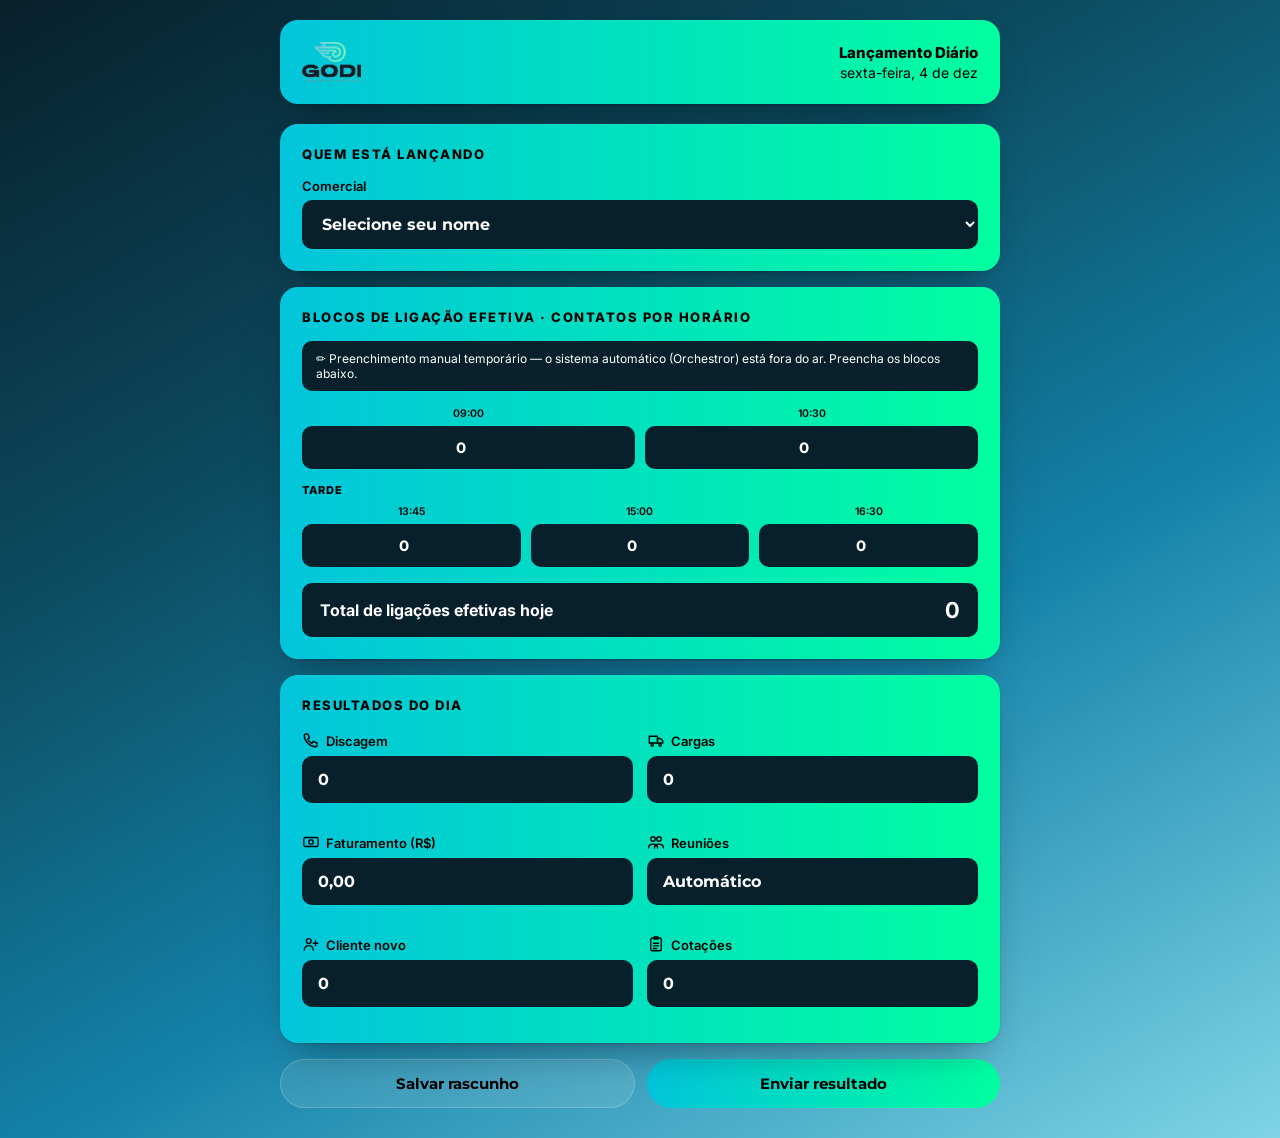
<file: formulario.html>
<!DOCTYPE html>
<html lang="pt-BR">
<head>
<meta charset="UTF-8" />
<meta name="viewport" content="width=device-width, initial-scale=1.0" />
<title>GODI · Lançamento Diário</title>
<link rel="stylesheet" href="styles.css" />
<style>
  body { padding: 20px; color: #000; }
  .wrap { max-width: 720px; margin: 0 auto; }

  header.top {
    display: flex; align-items: center; justify-content: space-between;
    margin-bottom: 20px;
  }
  header.top img { height: 40px; }
  header.top .fallback { display: none; }
  header.top img.hidden { display: none; }
  header.top img.hidden + .fallback { display: flex; }

  .subtitle { color: #000; font-size: 14px; margin-top: 2px; }

  .card { padding: 22px; margin-bottom: 16px; }
  .card h2 {
    font-size: 13px; text-transform: uppercase; letter-spacing: 1.5px;
    margin: 0 0 16px 0; font-weight: 800; color: #000;
  }

  label {
    display: block; font-size: 13px; font-weight: 600;
    color: #000; margin-bottom: 6px;
  }
  select, input[type="number"] {
    width: 100%; padding: 14px 16px; border-radius: var(--godi-radius-sm);
    border: none; background: #08202C;
    color: #fff; font-family: 'Montserrat', sans-serif; font-size: 16px;
    font-weight: 700;
  }
  select::placeholder, input::placeholder { color: #fff; font-weight: 700; opacity: 1; }
  select:focus, input:focus {
    outline: none;
    box-shadow: 0 0 0 3px rgba(2,197,219,0.35);
  }
  select option { background: #08202C; color: #fff; }

  /* Padrão: card/quadrado maior no verde-claro do degradê, campo/quadrado onde digitamos ou selecionamos na cor mais escura do fundo */
  .godi-panel { background: var(--godi-gradient); border: none; }

  .row2 { display: grid; grid-template-columns: 1fr 1fr; gap: 14px; }
  .row-comercial { margin-bottom: 16px; }

  .chips { display: flex; gap: 10px; flex-wrap: wrap; }
  .chip {
    background: rgba(0,168,118,0.08); border: 1px solid rgba(0,168,118,0.25);
    color: var(--godi-mint); padding: 10px 16px; border-radius: 999px;
    font-size: 13px; font-weight: 700; display: flex; align-items: center; gap: 8px;
  }

  .blocos-grid {
    display: grid; grid-template-columns: repeat(3, 1fr); gap: 10px;
  }
  .blocos-grid label { text-align: center; font-size: 10.5px; }
  .blocos-grid input {
    text-align: center; padding: 12px 4px; font-size: 15px;
    background: #08202C; border: none;
    color: #fff; font-weight: 800;
  }
  .blocos-grid input::placeholder { color: #fff; font-weight: 700; opacity: 1; }
  .blocos-grid input:disabled {
    background: #08202C; opacity: 0.4;
    color: #fff; cursor: not-allowed;
  }
  .blocos-grid input.locked {
    background: #08202C; opacity: 1; border: none;
    color: #fff; font-weight: 800; cursor: default;
  }
  .bloco-slot { position: relative; }
  .bloco-lock-icon {
    position: absolute; top: -6px; right: -6px; font-size: 11px;
    background: var(--godi-card); border-radius: 50%; width: 18px; height: 18px;
    display: flex; align-items: center; justify-content: center; border: 1px solid var(--godi-border);
  }
  .periodo-label {
    font-size: 11px; font-weight: 800; letter-spacing: 1px; text-transform: uppercase;
    margin: 14px 0 8px; color: #000;
  }
  .periodo-label:first-child { margin-top: 0; }
  .bloco-aviso {
    font-size: 12px; color: #fff; background: #08202C;
    border: none; border-radius: var(--godi-radius-sm);
    padding: 10px 14px; margin-bottom: 16px;
  }

  .total-horas {
    margin-top: 16px; padding: 14px 18px; border-radius: var(--godi-radius-sm);
    background: #08202C; display: flex; justify-content: space-between;
    align-items: center; font-weight: 700; color: #fff;
  }
  .total-horas span:last-child { font-size: 22px; color: #fff !important; }

  .grid3 { display: grid; grid-template-columns: 1fr 1fr; gap: 14px; }
  .field { margin-bottom: 14px; }
  .field-icon { font-size: 18px; margin-right: 6px; }

  .actions { display: flex; gap: 12px; margin-top: 8px; }
  .actions .godi-btn { flex: 1; text-align: center; }
  .actions .godi-btn, .actions .godi-btn-ghost { color: #000; }

  .toast {
    position: fixed; left: 50%; bottom: 24px; transform: translateX(-50%) translateY(20px);
    background: var(--godi-gradient); color: #000;
    padding: 14px 24px; border-radius: 999px; font-weight: 700; font-size: 14px;
    opacity: 0; transition: all 0.25s ease; pointer-events: none; box-shadow: var(--godi-shadow);
  }
  .toast.show { opacity: 1; transform: translateX(-50%) translateY(0); }
  .toast.erro { background: var(--godi-danger); color: #000; }

  .rascunho-aviso {
    font-size: 12px; color: #000; text-align: center; margin-top: 10px;
  }
  .godi-gradient-text { background: none; -webkit-background-clip: initial; background-clip: initial; color: #000; }

  /* Campos escuros: garantir letra branca em tudo que estiver dentro deles */
  select, select *, select option,
  input[type="number"],
  .blocos-grid input,
  .bloco-aviso,
  .total-horas, .total-horas * {
    color: #fff !important;
  }
  select::placeholder, input::placeholder { color: #fff !important; opacity: 1; }
</style>
</head>
<body>
<div class="wrap">

  <header class="top card godi-panel">
    <div style="display:flex; align-items:center; gap:12px;">
      <img src="assets/logo.png" alt="GODI Transportes" onerror="this.classList.add('hidden')" />
      <div class="fallback">
        <div class="godi-logo-wordmark">GODI<span>TRANSPORTES</span></div>
      </div>
    </div>
    <div style="text-align:right;">
      <div class="godi-gradient-text" style="font-weight:800; font-size:15px;">Lançamento Diário</div>
      <div class="subtitle" id="dataHoje">—</div>
    </div>
  </header>

  <div class="card godi-panel card-quem-lanca">
    <h2>Quem está lançando</h2>
    <div class="row-comercial" style="margin-bottom:0;">
      <label for="comercial">Comercial</label>
      <select id="comercial" required>
        <option value="">Selecione seu nome</option>
      </select>
    </div>
  </div>

  <div class="card godi-panel">
    <h2>Blocos de Ligação Efetiva · Contatos por horário</h2>
          <div class="bloco-aviso">✏️ Preenchimento manual temporário — o sistema automático (Orchestror) está fora do ar. Preencha os blocos abaixo.</div>
    <div class="blocos-grid" id="blocosManha"></div>
    <div class="periodo-label">Tarde</div>
    <div class="blocos-grid" id="blocosTarde"></div>

    <div class="total-horas">
      <span>Total de ligações efetivas hoje</span>
      <span id="totalHoras" class="godi-gradient-text">0</span>
    </div>
  </div>

  <div class="card godi-panel">
    <h2>Resultados do dia</h2>
    <div class="grid3">
      <div class="field">
        <label><span class="field-icon"><svg class="ico" viewBox="0 0 24 24"><path d="M5 4h3l2 5-2.5 2a12 12 0 0 0 5.5 5.5l2-2.5 5 2v3a2 2 0 0 1-2 2C10.5 21 3 13.5 3 6a2 2 0 0 1 2-2Z"/></svg></span>Discagem</label>
        <input type="number" inputmode="numeric" min="0" id="discagem" placeholder="0" />
      </div>
      <div class="field">
        <label><span class="field-icon"><svg class="ico" viewBox="0 0 24 24"><path d="M3 7h11v9H3z"/><path d="M14 10h4l3 3v3h-7z"/><circle cx="7" cy="18.5" r="1.6"/><circle cx="17.5" cy="18.5" r="1.6"/></svg></span>Cargas</label>
        <input type="number" inputmode="numeric" min="0" id="cargas" placeholder="0" />
      </div>
      <div class="field">
        <label><span class="field-icon"><svg class="ico" viewBox="0 0 24 24"><rect x="2.5" y="6" width="19" height="12" rx="2"/><circle cx="12" cy="12" r="3"/></svg></span>Faturamento (R$)</label>
        <input type="number" inputmode="decimal" min="0" step="0.01" id="faturamento" placeholder="0,00" />
      </div>
      <div class="field">
        <label><span class="field-icon"><svg class="ico" viewBox="0 0 24 24"><circle cx="8" cy="8" r="3"/><circle cx="16" cy="8" r="3"/><path d="M2 20c0-3 2.5-5 6-5s6 2 6 5"/><path d="M10 20c0-3 2.5-5 6-5s6 2 6 5"/></svg></span>Reuniões</label>
              <input type="number" inputmode="numeric" min="0" id="reunioes" placeholder="Automático" disabled title="Sincronizado automaticamente do Orchestror" />
      </div>
      <div class="field">
        <label><span class="field-icon"><svg class="ico" viewBox="0 0 24 24"><circle cx="9" cy="8" r="3.2"/><path d="M3 20c0-3.3 2.7-6 6-6s6 2.7 6 6"/><path d="M18 8v6M15 11h6"/></svg></span>Cliente novo</label>
        <input type="number" inputmode="numeric" min="0" id="clienteNovo" placeholder="0" />
      </div>
      <div class="field">
        <label><span class="field-icon"><svg class="ico" viewBox="0 0 24 24"><rect x="5" y="4" width="14" height="17" rx="2"/><rect x="9" y="2.5" width="6" height="3" rx="1"/><path d="M8.5 11h7M8.5 14.5h7M8.5 18h4.5"/></svg></span>Cotações</label>
        <input type="number" inputmode="numeric" min="0" id="cotacoes" placeholder="0" />
      </div>
    </div>
  </div>

  <div class="actions">
    <button class="godi-btn godi-btn-ghost" id="btnRascunho">Salvar rascunho</button>
    <button class="godi-btn godi-btn-primary" id="btnEnviar">Enviar resultado</button>
  </div>
  <div class="rascunho-aviso" id="rascunhoAviso"></div>

</div>

<div class="toast" id="toast"></div>

<script src="config.js"></script>
<script>
(function () {
  const $ = (id) => document.getElementById(id);
  const CAMPOS_RESULTADOS = ['discagem', 'cotacoes', 'reunioes', 'faturamento', 'clienteNovo', 'cargas'];
  const CHAVE_RASCUNHO = 'godi_rascunho_v1';

  const COMERCIAIS_FALLBACK = [
    'Pedro Augusto', 'Rodrigo Albino', 'Natha Carlos', 'Bruno Renato',
    'Rafael Almeida', 'Genesio Teixeira', 'Jonathan Almeida',
    'Ramon Felipe', 'Bruna Cercal', 'Isabel Back', 'Camila Cerqueira',
    'Leticia Aymee', 'Fernando A', 'Mariana Oberik', 'Debora Stenger',
    'Ana Herdt', 'Camila Bouno'
  ];

  function formatarDataHoje() {
    const hoje = new Date();
    const TZ = 'America/Sao_Paulo';
    const dias = ['domingo','segunda-feira','terça-feira','quarta-feira','quinta-feira','sexta-feira','sábado'];
    const meses = ['jan','fev','mar','abr','mai','jun','jul','ago','set','out','nov','dez'];
    const partes = new Intl.DateTimeFormat('en-CA', { timeZone: TZ, year: 'numeric', month: '2-digit', day: '2-digit', weekday: 'long' }).formatToParts(hoje);
    const get = (t) => partes.find(p => p.type === t).value;
    const diaSemanaMap = { Sunday: 0, Monday: 1, Tuesday: 2, Wednesday: 3, Thursday: 4, Friday: 5, Saturday: 6 };
    const diaIdx = diaSemanaMap[get('weekday')];
    return `${dias[diaIdx]}, ${parseInt(get('day'), 10)} de ${meses[parseInt(get('month'), 10) - 1]}`;
  }
  $('dataHoje').textContent = formatarDataHoje();

  function preencherComerciais(lista) {
    const sel = $('comercial');
    const atual = sel.value;
    sel.innerHTML = '<option value="">Selecione seu nome</option>';
    lista.forEach(nome => {
      const opt = document.createElement('option');
      opt.value = nome; opt.textContent = nome;
      sel.appendChild(opt);
    });
    if (atual) sel.value = atual;
  }
  preencherComerciais(COMERCIAIS_FALLBACK);

  async function carregarConfig() {
    if (!CONFIG.API_URL || CONFIG.API_URL.indexOf('COLE_AQUI') === 0) return;
    try {
      const r = await fetch(`${CONFIG.API_URL}?action=config`);
      const j = await r.json();
      if (j.comerciais && j.comerciais.length) preencherComerciais(j.comerciais);
    } catch (e) {
      console.warn('Não foi possível carregar config:', e);
    }
  }
  carregarConfig();

  function mostrarToast(msg, erro) {
    const t = $('toast');
    t.textContent = msg;
    t.className = 'toast show' + (erro ? ' erro' : '');
    setTimeout(() => t.classList.remove('show'), 3000);
  }

  // ---------- Blocos de Ligação (mesmos horários fixos da TV) ----------
  const BlocosDiscagem = (function () {
    function pad(n) { return String(n).padStart(2, '0'); }
    function toMin(h, m) { return h * 60 + m; }
    function fmtHora(mins) { return pad(Math.floor(mins / 60)) + ':' + pad(mins % 60); }

    const HORARIOS = (window.CONFIG && CONFIG.BLOCOS_LIGACAO) || {
      manha: [[9, 0, 10, 0], [10, 30, 11, 30]],
      tarde: [[13, 45, 14, 45], [15, 0, 16, 0], [16, 30, 17, 30]]
    };
    function paraFaixas(lista) {
      return lista.map(([h1, m1, h2, m2]) => ({ start: toMin(h1, m1), end: toMin(h2, m2) }));
    }
    const manha = paraFaixas(HORARIOS.manha);
    const tarde = paraFaixas(HORARIOS.tarde);
    const todos = manha.concat(tarde);

    function agora() {
      const d = new Date();
      const dateKey = new Intl.DateTimeFormat('en-CA', { timeZone: 'America/Sao_Paulo', year: 'numeric', month: '2-digit', day: '2-digit' }).format(d);
      const partes = new Intl.DateTimeFormat('en-GB', { timeZone: 'America/Sao_Paulo', hour: '2-digit', minute: '2-digit', hourCycle: 'h23' }).formatToParts(d);      
      const nowMin = toMin(
        parseInt(partes.find(p => p.type === 'hour').value, 10),
        parseInt(partes.find(p => p.type === 'minute').value, 10)
      );
      return { dateKey, nowMin };
    }

    let { dateKey, nowMin } = agora();
    const CHAVE = 'godi_blocos_discagem:' + dateKey;
    let estado = {};
    try { estado = JSON.parse(localStorage.getItem(CHAVE) || '{}'); } catch (e) { estado = {}; }
    function persist() { try { localStorage.setItem(CHAVE, JSON.stringify(estado)); } catch (e) {} }

    function total() {
      return todos.reduce((soma, b) => {
        const key = fmtHora(b.start);
        const v = estado[key] && typeof estado[key].valor === 'number' ? estado[key].valor : 0;
        return soma + v;
      }, 0);
    }

    function renderGrupo(containerId, blocos) {
      const el = $(containerId);
      el.innerHTML = '';
      el.style.gridTemplateColumns = `repeat(${blocos.length}, 1fr)`;
      blocos.forEach((b, i) => {
        const key = fmtHora(b.start);
        const salvo = estado[key];
        const liberado = true; // destravado: Orchestror fora do ar, lançamento volta a ser manual
        const travado = !!(salvo && salvo.travado);

        const slot = document.createElement('div');
        slot.className = 'bloco-slot';

        const label = document.createElement('label');
        label.innerHTML = key + (liberado ? '' : ' <svg class="ico" style="width:.8em;height:.8em" viewBox="0 0 24 24"><rect x="5" y="10.5" width="14" height="9" rx="2"/><path d="M8 10.5V7.5a4 4 0 0 1 8 0v3"/></svg>');

        const input = document.createElement('input');
        input.type = 'number';
        input.inputMode = 'numeric';
        input.min = '0';
        input.placeholder = liberado ? '0' : 'às ' + key;
        if (salvo && typeof salvo.valor === 'number') input.value = salvo.valor;

        if (!liberado) {
          input.disabled = true;
        } else if (travado) {
          input.disabled = true;
          input.classList.add('locked');
        } else {
          input.addEventListener('blur', () => {
            if (input.value === '') return;
            estado[key] = { valor: Number(input.value) || 0, travado: true };
            persist();
            input.disabled = true;
            input.classList.add('locked');
            const icon = document.createElement('div');
            icon.className = 'bloco-lock-icon';
            icon.textContent = '✓';
            slot.appendChild(icon);
            atualizarTotal();
          });
          input.addEventListener('input', atualizarTotal);
        }

        if (travado) {
          const icon = document.createElement('div');
          icon.className = 'bloco-lock-icon';
          icon.textContent = '✓';
          slot.appendChild(icon);
        }

        slot.appendChild(label);
        slot.appendChild(input);
        el.appendChild(slot);
      });
    }

    function atualizarTotal() {
      let soma = 0;
      document.querySelectorAll('#blocosManha input, #blocosTarde input').forEach(inp => {
        soma += Number(inp.value) || 0;
      });
      $('totalHoras').textContent = soma;
    }

    function render() {
      ({ dateKey, nowMin } = agora());
      renderGrupo('blocosManha', manha);
      renderGrupo('blocosTarde', tarde);
      atualizarTotal();
    }

    render();
    setInterval(render, 30000);

    return {
      total,
      // Estado completo (todos os blocos travados até agora hoje) — usado só
      // pra exibir o total na tela e pro rascunho local. NÃO usar pra enviar
      // ao servidor: se o comercial clicar em "Enviar resultado" mais de uma
      // vez no mesmo dia, isso reenviaria de novo blocos que já tinham sido
      // enviados na vez anterior, e a planilha somaria em dobro.
      coletar: () => {
        const dados = {};
        todos.forEach((b, i) => { dados['bloco' + (i + 1)] = (estado[fmtHora(b.start)] && estado[fmtHora(b.start)].valor) || 0; });
        return dados;
      },
      // Só os blocos que ainda NÃO foram enviados ao servidor (os já enviados
      // em envios anteriores hoje entram como 0, pra não duplicar contagem).
      coletarParaEnvio: () => {
        const dados = {};
        todos.forEach((b, i) => {
          const key = fmtHora(b.start);
          const salvo = estado[key];
          dados['bloco' + (i + 1)] = (salvo && !salvo.enviado && typeof salvo.valor === 'number') ? salvo.valor : 0;
        });
        return dados;
      },
      // Marca os blocos travados como já enviados — chamar só depois de um
      // envio confirmado com sucesso pro servidor.
      marcarEnviados: () => {
        todos.forEach(b => {
          const key = fmtHora(b.start);
          if (estado[key]) estado[key].enviado = true;
        });
        persist();
      }
    };
  })();

  function coletarDados(paraEnvio) {
    const dados = { comercial: $('comercial').value };
    Object.assign(dados, paraEnvio ? BlocosDiscagem.coletarParaEnvio() : BlocosDiscagem.coletar());
    CAMPOS_RESULTADOS.forEach(id => dados[id] = Number($(id).value) || 0);
    return dados;
  }

  function preencherCampos(dados) {
    if (!dados) return;
    if (dados.comercial) $('comercial').value = dados.comercial;
    CAMPOS_RESULTADOS.forEach(id => {
      if (dados[id] !== undefined && dados[id] !== 0) $(id).value = dados[id];
    });
  }

  // Restaura rascunho salvo, se houver (apenas cotações/reuniões/cliente novo/faturamento —
  // os blocos de ligação já salvam e travam sozinhos, não fazem parte do rascunho manual).
  try {
    const salvo = JSON.parse(localStorage.getItem(CHAVE_RASCUNHO) || 'null');
    if (salvo) {
      preencherCampos(salvo);
      $('rascunhoAviso').textContent = 'Rascunho carregado de um lançamento não enviado.';
    }
  } catch (e) {}

  $('btnRascunho').addEventListener('click', () => {
    localStorage.setItem(CHAVE_RASCUNHO, JSON.stringify(coletarDados()));
    mostrarToast('Rascunho salvo neste dispositivo.');
  });

  $('btnEnviar').addEventListener('click', async () => {
    const dados = coletarDados(true);
    if (!dados.comercial) {
      mostrarToast('Selecione seu nome antes de enviar.', true);
      return;
    }
    if (!CONFIG.API_URL || CONFIG.API_URL.indexOf('COLE_AQUI') === 0) {
      mostrarToast('Configure a API_URL em config.js antes de enviar.', true);
      return;
    }
    const btn = $('btnEnviar');
    btn.disabled = true; btn.textContent = 'Enviando...';
    try {
      await fetch(CONFIG.API_URL, {
        method: 'POST',
        headers: { 'Content-Type': 'text/plain;charset=utf-8' }, // evita preflight no Apps Script
        body: JSON.stringify(dados)
      });
      BlocosDiscagem.marcarEnviados();
      localStorage.removeItem(CHAVE_RASCUNHO);
      mostrarToast('Resultado enviado! Bom trabalho 🚀');
      CAMPOS_RESULTADOS.forEach(id => $(id).value = '');
      $('rascunhoAviso').textContent = '';
    } catch (e) {
      mostrarToast('Erro ao enviar. Tente novamente.', true);
    } finally {
      btn.disabled = false; btn.textContent = 'Enviar resultado';
    }
  });
})();
</script>
</body>
</html>
</file>
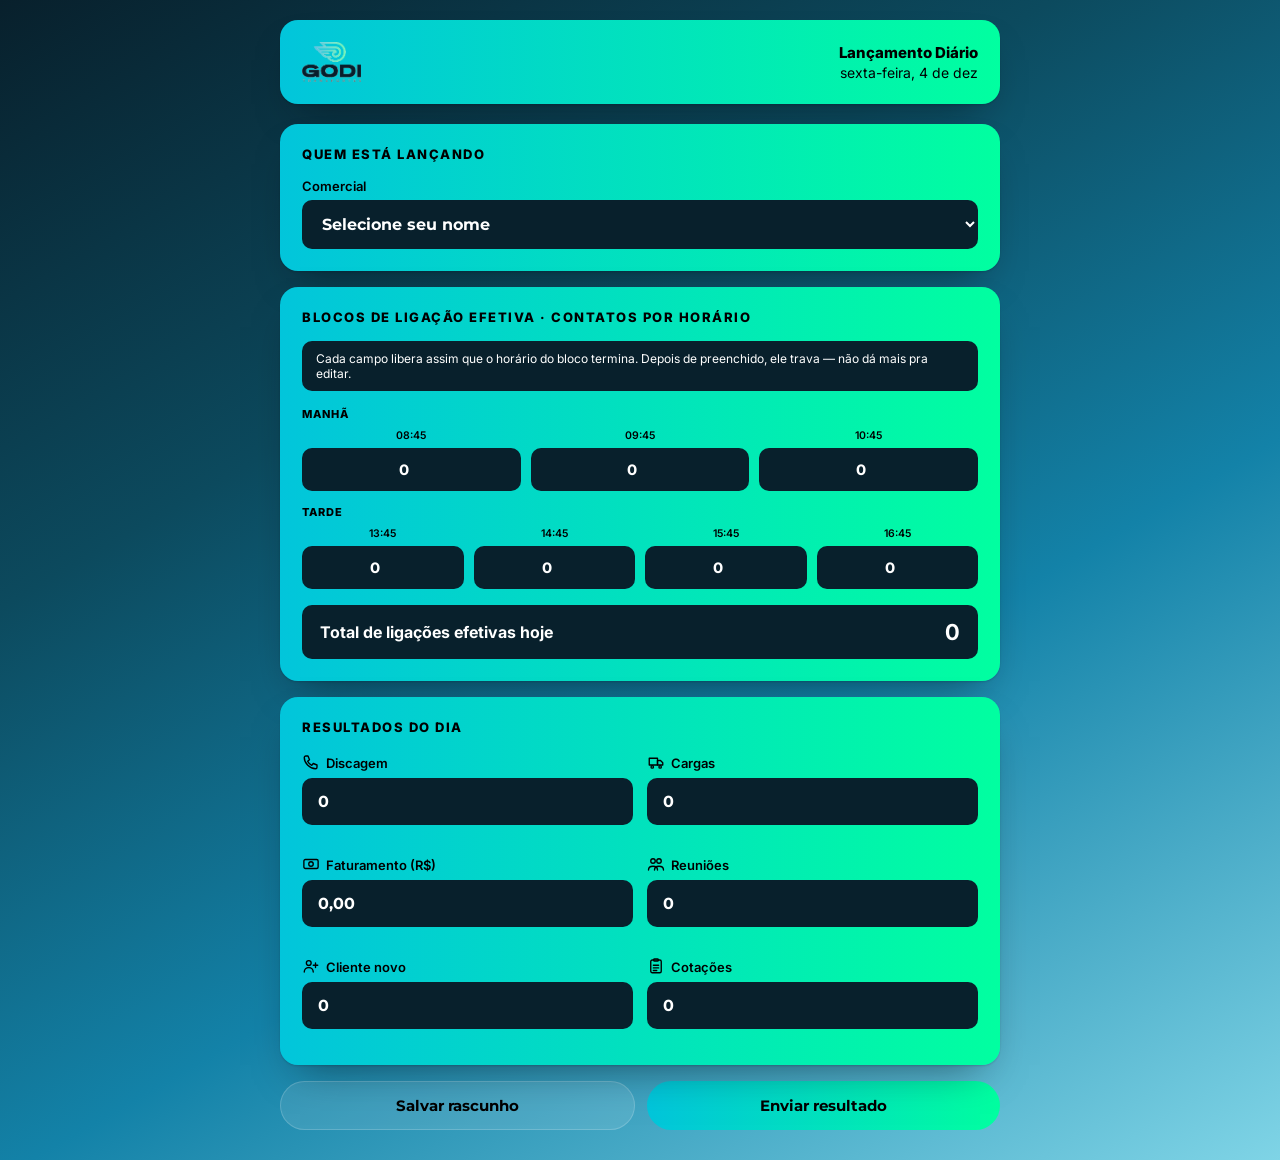
<file: formulario.html.html>
<!DOCTYPE html>
<html lang="pt-BR">
<head>
<meta charset="UTF-8" />
<meta name="viewport" content="width=device-width, initial-scale=1.0" />
<title>GODI · Lançamento Diário</title>
<link rel="stylesheet" href="styles.css" />
<style>
  body { padding: 20px; color: #000; }
  .wrap { max-width: 720px; margin: 0 auto; }

  header.top {
    display: flex; align-items: center; justify-content: space-between;
    margin-bottom: 20px;
  }
  header.top img { height: 40px; }
  header.top .fallback { display: none; }
  header.top img.hidden { display: none; }
  header.top img.hidden + .fallback { display: flex; }

  .subtitle { color: #000; font-size: 14px; margin-top: 2px; }

  .card { padding: 22px; margin-bottom: 16px; }
  .card h2 {
    font-size: 13px; text-transform: uppercase; letter-spacing: 1.5px;
    margin: 0 0 16px 0; font-weight: 800; color: #000;
  }

  label {
    display: block; font-size: 13px; font-weight: 600;
    color: #000; margin-bottom: 6px;
  }
  select, input[type="number"] {
    width: 100%; padding: 14px 16px; border-radius: var(--godi-radius-sm);
    border: none; background: #08202C;
    color: #fff; font-family: 'Montserrat', sans-serif; font-size: 16px;
    font-weight: 700;
  }
  select::placeholder, input::placeholder { color: #fff; font-weight: 700; opacity: 1; }
  select:focus, input:focus {
    outline: none;
    box-shadow: 0 0 0 3px rgba(2,197,219,0.35);
  }
  select option { background: #08202C; color: #fff; }

  /* Padrão: card/quadrado maior no verde-claro do degradê, campo/quadrado onde digitamos ou selecionamos na cor mais escura do fundo */
  .godi-panel { background: var(--godi-gradient); border: none; }

  .row2 { display: grid; grid-template-columns: 1fr 1fr; gap: 14px; }
  .row-comercial { margin-bottom: 16px; }

  .chips { display: flex; gap: 10px; flex-wrap: wrap; }
  .chip {
    background: rgba(0,168,118,0.08); border: 1px solid rgba(0,168,118,0.25);
    color: var(--godi-mint); padding: 10px 16px; border-radius: 999px;
    font-size: 13px; font-weight: 700; display: flex; align-items: center; gap: 8px;
  }

  .blocos-grid {
    display: grid; grid-template-columns: repeat(3, 1fr); gap: 10px;
  }
  .blocos-grid label { text-align: center; font-size: 10.5px; }
  .blocos-grid input {
    text-align: center; padding: 12px 4px; font-size: 15px;
    background: #08202C; border: none;
    color: #fff; font-weight: 800;
  }
  .blocos-grid input::placeholder { color: #fff; font-weight: 700; opacity: 1; }
  .blocos-grid input:disabled {
    background: #08202C; opacity: 0.4;
    color: #fff; cursor: not-allowed;
  }
  .blocos-grid input.locked {
    background: #08202C; opacity: 1; border: none;
    color: #fff; font-weight: 800; cursor: default;
  }
  .bloco-slot { position: relative; }
  .bloco-lock-icon {
    position: absolute; top: -6px; right: -6px; font-size: 11px;
    background: var(--godi-card); border-radius: 50%; width: 18px; height: 18px;
    display: flex; align-items: center; justify-content: center; border: 1px solid var(--godi-border);
  }
  .periodo-label {
    font-size: 11px; font-weight: 800; letter-spacing: 1px; text-transform: uppercase;
    margin: 14px 0 8px; color: #000;
  }
  .periodo-label:first-child { margin-top: 0; }
  .bloco-aviso {
    font-size: 12px; color: #fff; background: #08202C;
    border: none; border-radius: var(--godi-radius-sm);
    padding: 10px 14px; margin-bottom: 16px;
  }

  .total-horas {
    margin-top: 16px; padding: 14px 18px; border-radius: var(--godi-radius-sm);
    background: #08202C; display: flex; justify-content: space-between;
    align-items: center; font-weight: 700; color: #fff;
  }
  .total-horas span:last-child { font-size: 22px; color: #fff !important; }

  .grid3 { display: grid; grid-template-columns: 1fr 1fr; gap: 14px; }
  .field { margin-bottom: 14px; }
  .field-icon { font-size: 18px; margin-right: 6px; }

  .actions { display: flex; gap: 12px; margin-top: 8px; }
  .actions .godi-btn { flex: 1; text-align: center; }
  .actions .godi-btn, .actions .godi-btn-ghost { color: #000; }

  .toast {
    position: fixed; left: 50%; bottom: 24px; transform: translateX(-50%) translateY(20px);
    background: var(--godi-gradient); color: #000;
    padding: 14px 24px; border-radius: 999px; font-weight: 700; font-size: 14px;
    opacity: 0; transition: all 0.25s ease; pointer-events: none; box-shadow: var(--godi-shadow);
  }
  .toast.show { opacity: 1; transform: translateX(-50%) translateY(0); }
  .toast.erro { background: var(--godi-danger); color: #000; }

  .rascunho-aviso {
    font-size: 12px; color: #000; text-align: center; margin-top: 10px;
  }
  .godi-gradient-text { background: none; -webkit-background-clip: initial; background-clip: initial; color: #000; }

  /* Campos escuros: garantir letra branca em tudo que estiver dentro deles */
  select, select *, select option,
  input[type="number"],
  .blocos-grid input,
  .bloco-aviso,
  .total-horas, .total-horas * {
    color: #fff !important;
  }
  select::placeholder, input::placeholder { color: #fff !important; opacity: 1; }
</style>
</head>
<body>
<div class="wrap">

  <header class="top card godi-panel">
    <div style="display:flex; align-items:center; gap:12px;">
      <img src="assets/logo.png" alt="GODI Transportes" onerror="this.classList.add('hidden')" />
      <div class="fallback">
        <div class="godi-logo-wordmark">GODI<span>TRANSPORTES</span></div>
      </div>
    </div>
    <div style="text-align:right;">
      <div class="godi-gradient-text" style="font-weight:800; font-size:15px;">Lançamento Diário</div>
      <div class="subtitle" id="dataHoje">—</div>
    </div>
  </header>

  <div class="card godi-panel card-quem-lanca">
    <h2>Quem está lançando</h2>
    <div class="row-comercial" style="margin-bottom:0;">
      <label for="comercial">Comercial</label>
      <select id="comercial" required>
        <option value="">Selecione seu nome</option>
      </select>
    </div>
  </div>

  <div class="card godi-panel">
    <h2>Blocos de Ligação Efetiva · Contatos por horário</h2>
    <div class="bloco-aviso">Cada campo libera assim que o horário do bloco termina. Depois de preenchido, ele trava — não dá mais pra editar.</div>
    <div class="periodo-label">Manhã</div>
    <div class="blocos-grid" id="blocosManha"></div>
    <div class="periodo-label">Tarde</div>
    <div class="blocos-grid" id="blocosTarde"></div>

    <div class="total-horas">
      <span>Total de ligações efetivas hoje</span>
      <span id="totalHoras" class="godi-gradient-text">0</span>
    </div>
  </div>

  <div class="card godi-panel">
    <h2>Resultados do dia</h2>
    <div class="grid3">
      <div class="field">
        <label><span class="field-icon"><svg class="ico" viewBox="0 0 24 24"><path d="M5 4h3l2 5-2.5 2a12 12 0 0 0 5.5 5.5l2-2.5 5 2v3a2 2 0 0 1-2 2C10.5 21 3 13.5 3 6a2 2 0 0 1 2-2Z"/></svg></span>Discagem</label>
        <input type="number" inputmode="numeric" min="0" id="discagem" placeholder="0" />
      </div>
      <div class="field">
        <label><span class="field-icon"><svg class="ico" viewBox="0 0 24 24"><path d="M3 7h11v9H3z"/><path d="M14 10h4l3 3v3h-7z"/><circle cx="7" cy="18.5" r="1.6"/><circle cx="17.5" cy="18.5" r="1.6"/></svg></span>Cargas</label>
        <input type="number" inputmode="numeric" min="0" id="cargas" placeholder="0" />
      </div>
      <div class="field">
        <label><span class="field-icon"><svg class="ico" viewBox="0 0 24 24"><rect x="2.5" y="6" width="19" height="12" rx="2"/><circle cx="12" cy="12" r="3"/></svg></span>Faturamento (R$)</label>
        <input type="number" inputmode="decimal" min="0" step="0.01" id="faturamento" placeholder="0,00" />
      </div>
      <div class="field">
        <label><span class="field-icon"><svg class="ico" viewBox="0 0 24 24"><circle cx="8" cy="8" r="3"/><circle cx="16" cy="8" r="3"/><path d="M2 20c0-3 2.5-5 6-5s6 2 6 5"/><path d="M10 20c0-3 2.5-5 6-5s6 2 6 5"/></svg></span>Reuniões</label>
        <input type="number" inputmode="numeric" min="0" id="reunioes" placeholder="0" />
      </div>
      <div class="field">
        <label><span class="field-icon"><svg class="ico" viewBox="0 0 24 24"><circle cx="9" cy="8" r="3.2"/><path d="M3 20c0-3.3 2.7-6 6-6s6 2.7 6 6"/><path d="M18 8v6M15 11h6"/></svg></span>Cliente novo</label>
        <input type="number" inputmode="numeric" min="0" id="clienteNovo" placeholder="0" />
      </div>
      <div class="field">
        <label><span class="field-icon"><svg class="ico" viewBox="0 0 24 24"><rect x="5" y="4" width="14" height="17" rx="2"/><rect x="9" y="2.5" width="6" height="3" rx="1"/><path d="M8.5 11h7M8.5 14.5h7M8.5 18h4.5"/></svg></span>Cotações</label>
        <input type="number" inputmode="numeric" min="0" id="cotacoes" placeholder="0" />
      </div>
    </div>
  </div>

  <div class="actions">
    <button class="godi-btn godi-btn-ghost" id="btnRascunho">Salvar rascunho</button>
    <button class="godi-btn godi-btn-primary" id="btnEnviar">Enviar resultado</button>
  </div>
  <div class="rascunho-aviso" id="rascunhoAviso"></div>

</div>

<div class="toast" id="toast"></div>

<script src="config.js"></script>
<script>
(function () {
  const $ = (id) => document.getElementById(id);
  const CAMPOS_RESULTADOS = ['discagem', 'cotacoes', 'reunioes', 'faturamento', 'clienteNovo', 'cargas'];
  const CHAVE_RASCUNHO = 'godi_rascunho_v1';

  const COMERCIAIS_FALLBACK = [
    'Pedro Augusto', 'Rodrigo Albino', 'Natha Carlos', 'Bruno Renato',
    'Rafael Almeida', 'Nemir Prado', 'Genesio Teixeira', 'Jonathan Almeida',
    'Ramon Felipe'
  ];

  function formatarDataHoje() {
    const hoje = new Date();
    const TZ = 'America/Sao_Paulo';
    const dias = ['domingo','segunda-feira','terça-feira','quarta-feira','quinta-feira','sexta-feira','sábado'];
    const meses = ['jan','fev','mar','abr','mai','jun','jul','ago','set','out','nov','dez'];
    const partes = new Intl.DateTimeFormat('en-CA', { timeZone: TZ, year: 'numeric', month: '2-digit', day: '2-digit', weekday: 'long' }).formatToParts(hoje);
    const get = (t) => partes.find(p => p.type === t).value;
    const diaSemanaMap = { Sunday: 0, Monday: 1, Tuesday: 2, Wednesday: 3, Thursday: 4, Friday: 5, Saturday: 6 };
    const diaIdx = diaSemanaMap[get('weekday')];
    return `${dias[diaIdx]}, ${parseInt(get('day'), 10)} de ${meses[parseInt(get('month'), 10) - 1]}`;
  }
  $('dataHoje').textContent = formatarDataHoje();

  function preencherComerciais(lista) {
    const sel = $('comercial');
    const atual = sel.value;
    sel.innerHTML = '<option value="">Selecione seu nome</option>';
    lista.forEach(nome => {
      const opt = document.createElement('option');
      opt.value = nome; opt.textContent = nome;
      sel.appendChild(opt);
    });
    if (atual) sel.value = atual;
  }
  preencherComerciais(COMERCIAIS_FALLBACK);

  async function carregarConfig() {
    if (!CONFIG.API_URL || CONFIG.API_URL.indexOf('COLE_AQUI') === 0) return;
    try {
      const r = await fetch(`${CONFIG.API_URL}?action=config`);
      const j = await r.json();
      if (j.comerciais && j.comerciais.length) preencherComerciais(j.comerciais);
    } catch (e) {
      console.warn('Não foi possível carregar config:', e);
    }
  }
  carregarConfig();

  function mostrarToast(msg, erro) {
    const t = $('toast');
    t.textContent = msg;
    t.className = 'toast show' + (erro ? ' erro' : '');
    setTimeout(() => t.classList.remove('show'), 3000);
  }

  // ---------- Blocos de Ligação (mesmos horários fixos da TV) ----------
  const BlocosDiscagem = (function () {
    function pad(n) { return String(n).padStart(2, '0'); }
    function toMin(h, m) { return h * 60 + m; }
    function fmtHora(mins) { return pad(Math.floor(mins / 60)) + ':' + pad(mins % 60); }

    const HORARIOS = (window.CONFIG && CONFIG.BLOCOS_LIGACAO) || {
      manha: [[8, 45, 9, 15], [9, 45, 10, 15], [10, 45, 11, 15]],
      tarde: [[13, 45, 14, 15], [14, 45, 15, 15], [15, 45, 16, 15], [16, 45, 17, 15]]
    };
    function paraFaixas(lista) {
      return lista.map(([h1, m1, h2, m2]) => ({ start: toMin(h1, m1), end: toMin(h2, m2) }));
    }
    const manha = paraFaixas(HORARIOS.manha);
    const tarde = paraFaixas(HORARIOS.tarde);
    const todos = manha.concat(tarde);

    function agora() {
      const d = new Date();
      const dateKey = new Intl.DateTimeFormat('en-CA', { timeZone: 'America/Sao_Paulo', year: 'numeric', month: '2-digit', day: '2-digit' }).format(d);
      const partes = new Intl.DateTimeFormat('en-GB', { timeZone: 'America/Sao_Paulo', hour: '2-digit', minute: '2-digit', hourCycle: 'h23' }).formatToParts(d);
      const nowMin = toMin(
        parseInt(partes.find(p => p.type === 'hour').value, 10),
        parseInt(partes.find(p => p.type === 'minute').value, 10)
      );
      return { dateKey, nowMin };
    }

    let { dateKey, nowMin } = agora();
    const CHAVE = 'godi_blocos_discagem:' + dateKey;
    let estado = {};
    try { estado = JSON.parse(localStorage.getItem(CHAVE) || '{}'); } catch (e) { estado = {}; }
    function persist() { try { localStorage.setItem(CHAVE, JSON.stringify(estado)); } catch (e) {} }

    function total() {
      return todos.reduce((soma, b) => {
        const key = fmtHora(b.start);
        const v = estado[key] && typeof estado[key].valor === 'number' ? estado[key].valor : 0;
        return soma + v;
      }, 0);
    }

    function renderGrupo(containerId, blocos) {
      const el = $(containerId);
      el.innerHTML = '';
      el.style.gridTemplateColumns = `repeat(${blocos.length}, 1fr)`;
      blocos.forEach((b, i) => {
        const key = fmtHora(b.start);
        const salvo = estado[key];
        const liberado = nowMin >= b.end;
        const travado = !!(salvo && salvo.travado);

        const slot = document.createElement('div');
        slot.className = 'bloco-slot';

        const label = document.createElement('label');
        label.innerHTML = key + (liberado ? '' : ' <svg class="ico" style="width:.8em;height:.8em" viewBox="0 0 24 24"><rect x="5" y="10.5" width="14" height="9" rx="2"/><path d="M8 10.5V7.5a4 4 0 0 1 8 0v3"/></svg>');

        const input = document.createElement('input');
        input.type = 'number';
        input.inputMode = 'numeric';
        input.min = '0';
        input.placeholder = liberado ? '0' : 'às ' + key;
        if (salvo && typeof salvo.valor === 'number') input.value = salvo.valor;

        if (!liberado) {
          input.disabled = true;
        } else if (travado) {
          input.disabled = true;
          input.classList.add('locked');
        } else {
          input.addEventListener('blur', () => {
            if (input.value === '') return;
            estado[key] = { valor: Number(input.value) || 0, travado: true };
            persist();
            input.disabled = true;
            input.classList.add('locked');
            const icon = document.createElement('div');
            icon.className = 'bloco-lock-icon';
            icon.textContent = '✓';
            slot.appendChild(icon);
            atualizarTotal();
          });
          input.addEventListener('input', atualizarTotal);
        }

        if (travado) {
          const icon = document.createElement('div');
          icon.className = 'bloco-lock-icon';
          icon.textContent = '✓';
          slot.appendChild(icon);
        }

        slot.appendChild(label);
        slot.appendChild(input);
        el.appendChild(slot);
      });
    }

    function atualizarTotal() {
      let soma = 0;
      document.querySelectorAll('#blocosManha input, #blocosTarde input').forEach(inp => {
        soma += Number(inp.value) || 0;
      });
      $('totalHoras').textContent = soma;
    }

    function render() {
      ({ dateKey, nowMin } = agora());
      renderGrupo('blocosManha', manha);
      renderGrupo('blocosTarde', tarde);
      atualizarTotal();
    }

    render();
    setInterval(render, 30000);

    return { total, coletar: () => {
      const dados = {};
      todos.forEach((b, i) => { dados['bloco' + (i + 1)] = (estado[fmtHora(b.start)] && estado[fmtHora(b.start)].valor) || 0; });
      return dados;
    } };
  })();

  function coletarDados() {
    const dados = { comercial: $('comercial').value };
    Object.assign(dados, BlocosDiscagem.coletar());
    CAMPOS_RESULTADOS.forEach(id => dados[id] = Number($(id).value) || 0);
    return dados;
  }

  function preencherCampos(dados) {
    if (!dados) return;
    if (dados.comercial) $('comercial').value = dados.comercial;
    CAMPOS_RESULTADOS.forEach(id => {
      if (dados[id] !== undefined && dados[id] !== 0) $(id).value = dados[id];
    });
  }

  // Restaura rascunho salvo, se houver (apenas cotações/reuniões/cliente novo/faturamento —
  // os blocos de ligação já salvam e travam sozinhos, não fazem parte do rascunho manual).
  try {
    const salvo = JSON.parse(localStorage.getItem(CHAVE_RASCUNHO) || 'null');
    if (salvo) {
      preencherCampos(salvo);
      $('rascunhoAviso').textContent = 'Rascunho carregado de um lançamento não enviado.';
    }
  } catch (e) {}

  $('btnRascunho').addEventListener('click', () => {
    localStorage.setItem(CHAVE_RASCUNHO, JSON.stringify(coletarDados()));
    mostrarToast('Rascunho salvo neste dispositivo.');
  });

  $('btnEnviar').addEventListener('click', async () => {
    const dados = coletarDados();
    if (!dados.comercial) {
      mostrarToast('Selecione seu nome antes de enviar.', true);
      return;
    }
    if (!CONFIG.API_URL || CONFIG.API_URL.indexOf('COLE_AQUI') === 0) {
      mostrarToast('Configure a API_URL em config.js antes de enviar.', true);
      return;
    }
    const btn = $('btnEnviar');
    btn.disabled = true; btn.textContent = 'Enviando...';
    try {
      await fetch(CONFIG.API_URL, {
        method: 'POST',
        headers: { 'Content-Type': 'text/plain;charset=utf-8' }, // evita preflight no Apps Script
        body: JSON.stringify(dados)
      });
      localStorage.removeItem(CHAVE_RASCUNHO);
      mostrarToast('Resultado enviado! Bom trabalho 🚀');
      CAMPOS_RESULTADOS.forEach(id => $(id).value = '');
      $('rascunhoAviso').textContent = '';
    } catch (e) {
      mostrarToast('Erro ao enviar. Tente novamente.', true);
    } finally {
      btn.disabled = false; btn.textContent = 'Enviar resultado';
    }
  });
})();
</script>
</body>
</html>
</file>
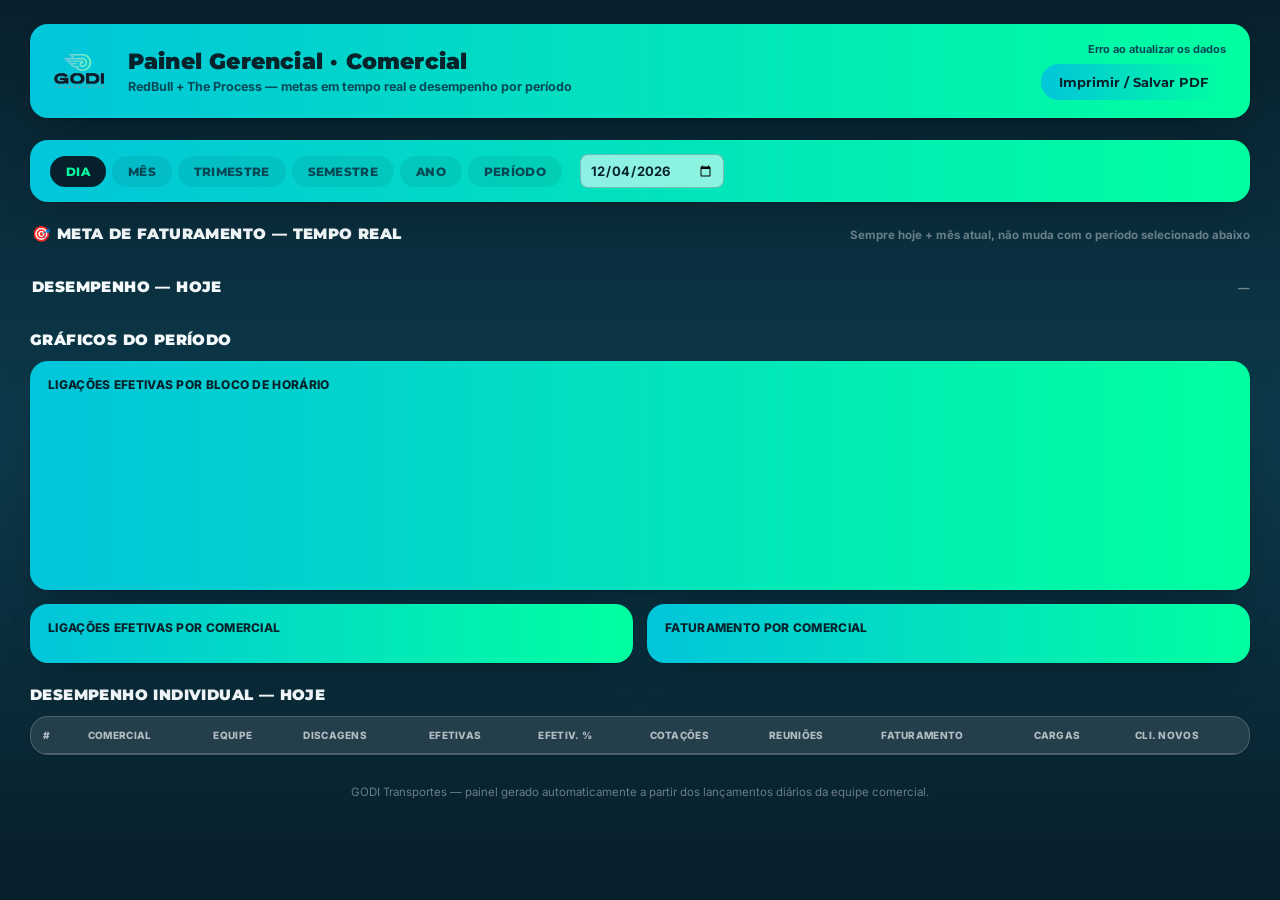
<file: painel-gestor.html>
<!DOCTYPE html>
<html lang="pt-BR">
<head>
<meta charset="UTF-8" />
<meta name="viewport" content="width=device-width, initial-scale=1.0" />
<title>GODI · Painel Gerencial</title>
<link rel="stylesheet" href="styles.css" />
<style>
  html, body { min-height: 100%; }
  /* O degradê original (styles.css) foi pensado pra uma tela cheia (a TV);
     numa página que rola bastante (esse painel), ele "clareia" lá embaixo e
     os cartões escuros da tabela perdem contraste. Aqui a gente fixa um
     degradê mais escuro que se repete ao longo da rolagem inteira. */
  html { background: #08202C !important; }
  body {
    padding: 24px 20px 60px;
    background: linear-gradient(180deg, #08202C 0%, #0C3A4B 50%, #08202C 100%) !important;
  }

  .pg-wrap { max-width: 1220px; margin: 0 auto; display: flex; flex-direction: column; gap: 22px; }

  /* Cartões "vitrine" (header, metas, KPIs, gráficos) usam o mesmo fundo em
     degradê mint/cyan com texto azul-marinho da TV — em vez de sobrescrever
     .godi-panel pra todo mundo (que quebraria a tabela de ranking, pensada
     pra fundo escuro), aplicamos só nos elementos que devem "brilhar". */
  .pg-bright { background: var(--godi-gradient) !important; border: none !important; }

  /* ---------- header ---------- */
  .pg-header {
    display: flex; align-items: center; flex-wrap: wrap; gap: 16px 24px;
    padding: 18px 24px;
  }
  .pg-header .brand { display: flex; align-items: center; gap: 12px; }
  .pg-header .brand img { height: 34px; display: block; }
  .pg-header .brand img.hidden { display: none; }
  .pg-header .brand img.hidden + .fallback { display: flex; }
  .pg-header .brand .fallback { display: none; }
  .pg-header .godi-logo-wordmark, .pg-header .godi-logo-wordmark span { color: #06222b; }

  .pg-header-text { flex: 1; min-width: 220px; }
  .pg-header-text h1 {
    font-family: 'Montserrat', sans-serif; font-weight: 900; font-size: 22px; margin: 0 0 4px;
    color: #06222b; letter-spacing: 0.2px;
  }
  .pg-header-text .pg-sub { font-size: 12.5px; font-weight: 700; color: #054957; }

  .pg-header-actions { display: flex; flex-direction: column; align-items: flex-end; gap: 8px; }
  .pg-atualizado { font-size: 11px; font-weight: 700; color: #054957; text-align: right; }
  .pg-print-btn { padding: 10px 18px; font-size: 13px; }

  /* ---------- barra de período (Dia / Mês / Trimestre / Semestre / Ano / Período) ---------- */
  .pg-toolbar { display: flex; flex-wrap: wrap; align-items: center; gap: 12px 18px; padding: 14px 20px; }
  .pg-tabs { display: flex; flex-wrap: wrap; gap: 6px; }
  .pg-tab {
    font-family: 'Montserrat', sans-serif; font-weight: 800; font-size: 12px; letter-spacing: 0.3px;
    text-transform: uppercase; color: #054957; background: rgba(6,34,43,0.08); border: none;
    border-radius: 999px; padding: 8px 16px; cursor: pointer; transition: background 0.15s ease, color 0.15s ease;
  }
  .pg-tab:hover { background: rgba(6,34,43,0.16); }
  .pg-tab.is-active { background: #08202C; color: var(--godi-mint); }
  .pg-tab-controls { display: flex; align-items: center; gap: 8px; flex-wrap: wrap; }
  .pg-tab-controls[hidden] { display: none; }
  .pg-tab-controls span { font-size: 12px; font-weight: 700; color: #054957; }
  .pg-tab-controls select, .pg-tab-controls input[type="date"] {
    font-family: 'Inter', sans-serif; font-weight: 700; font-size: 13px; color: #06222b;
    background: rgba(255,255,255,0.55); border: 1px solid rgba(6,34,43,0.25); border-radius: 8px;
    padding: 7px 9px; outline: none;
  }

  /* ---------- seções ---------- */
  .pg-section { display: flex; flex-direction: column; gap: 12px; }
  .pg-section-head { display: flex; align-items: baseline; justify-content: space-between; flex-wrap: wrap; gap: 6px 16px; padding-left: 2px; }
  .pg-section-title {
    font-family: 'Montserrat', sans-serif; font-weight: 900; font-size: 15px;
    letter-spacing: 0.4px; text-transform: uppercase; color: var(--godi-text);
    margin: 0;
  }
  .pg-section-note { font-size: 11.5px; font-weight: 700; color: var(--godi-text-faint); }

  /* ---------- KPIs do período (valor único) ---------- */
  .pg-kpi-grid { display: grid; grid-template-columns: repeat(4, 1fr); gap: 14px; }
  .pg-kpi-card { padding: 14px 16px; display: flex; flex-direction: column; gap: 8px; }
  .pg-kpi-top { display: flex; align-items: center; gap: 10px; }
  .pg-kpi-icon-wrap {
    width: 32px; height: 32px; border-radius: 50%; flex-shrink: 0;
    background: #08202C; color: var(--godi-mint); display: flex; align-items: center; justify-content: center;
  }
  .pg-kpi-icon-wrap .ico { width: 16px; height: 16px; }
  .pg-kpi-titulo {
    font-size: 11.5px; font-weight: 800; letter-spacing: 0.3px; text-transform: uppercase;
    color: #06222b; line-height: 1.25;
  }
  .pg-kpi-valor {
    font-family: 'Montserrat', sans-serif; font-weight: 900; font-size: 24px; color: #06222b; line-height: 1.1;
  }
  .pg-kpi-media { font-size: 10.5px; font-weight: 700; color: rgba(6,34,43,0.6); }

  @media (max-width: 1000px) { .pg-kpi-grid { grid-template-columns: repeat(2, 1fr); } }
  @media (max-width: 560px) { .pg-kpi-grid { grid-template-columns: 1fr; } }

  /* ---------- metas de faturamento ---------- */
  .metas-grid { display: grid; grid-template-columns: repeat(4, 1fr); gap: 14px; }
  .meta-card {
    position: relative;
    display: flex; flex-direction: column; align-items: center; justify-content: center;
    padding: 16px 14px; gap: 4px; text-align: center;
  }
  .meta-percent-badge {
    position: absolute; top: 12px; right: 12px;
    background: #08202C; color: var(--godi-mint);
    font-family: 'Montserrat', sans-serif; font-weight: 900; font-size: 13px;
    padding: 4px 10px; border-radius: 999px; line-height: 1;
  }
  .meta-titulo {
    font-size: 12px; font-weight: 800; letter-spacing: 0.4px; text-transform: uppercase;
    color: #06222b; line-height: 1.25; padding-right: 40px; width: 100%;
  }
  .meta-valor-alvo {
    font-family: 'Montserrat', sans-serif; font-weight: 900; font-size: 24px; line-height: 1.15;
    color: #06222b; margin-top: 4px;
  }
  .meta-linhas { display: flex; flex-direction: column; gap: 3px; margin-top: 6px; }
  .meta-linha { display: flex; align-items: baseline; justify-content: center; gap: 6px; }
  .meta-linha-label {
    font-size: 10px; font-weight: 800; text-transform: uppercase; letter-spacing: 0.4px;
    color: rgba(6,34,43,0.6);
  }
  .meta-linha-valor { font-family: 'Montserrat', sans-serif; font-weight: 900; font-size: 13px; color: #054957; }

  @media (max-width: 1000px) { .metas-grid { grid-template-columns: repeat(2, 1fr); } }

  /* ---------- gráficos (barras em CSS puro, sem lib externa) ---------- */
  .pg-charts-grid { display: grid; grid-template-columns: 1fr 1fr; gap: 14px; }
  .pg-chart-card { padding: 16px 18px 18px; display: flex; flex-direction: column; gap: 10px; }
  .pg-chart-card.full { grid-column: 1 / -1; }
  .pg-chart-titulo {
    font-size: 12px; font-weight: 800; letter-spacing: 0.3px; text-transform: uppercase; color: #06222b;
  }

  .pg-chart-vbars { display: flex; align-items: flex-end; gap: 10px; height: 170px; padding-top: 6px; }
  .pg-vbar-col { flex: 1; display: flex; flex-direction: column; align-items: center; justify-content: flex-end; height: 100%; gap: 6px; min-width: 0; }
  .pg-vbar-valor { font-family: 'Montserrat', sans-serif; font-weight: 900; font-size: 12.5px; color: #06222b; }
  .pg-vbar { width: 100%; max-width: 36px; border-radius: 8px 8px 3px 3px; background: #08202C; min-height: 3px; transition: height 0.3s ease; }
  .pg-vbar-label { font-size: 9px; font-weight: 800; color: rgba(6,34,43,0.65); text-align: center; line-height: 1.25; }

  .pg-chart-hbars { display: flex; flex-direction: column; gap: 9px; }
  .pg-hbar-row { display: grid; grid-template-columns: 96px 1fr 76px; align-items: center; gap: 10px; }
  .pg-hbar-nome {
    font-size: 11.5px; font-weight: 800; color: #06222b; white-space: nowrap; overflow: hidden; text-overflow: ellipsis;
  }
  .pg-hbar-track { background: rgba(6,34,43,0.14); border-radius: 999px; height: 13px; overflow: hidden; }
  .pg-hbar-fill { height: 100%; border-radius: 999px; background: #08202C; min-width: 3px; transition: width 0.3s ease; }
  .pg-hbar-valor { font-size: 11.5px; font-weight: 800; color: #06222b; text-align: right; white-space: nowrap; }

  .pg-chart-empty { color: rgba(6,34,43,0.55); font-size: 12.5px; font-weight: 700; text-align: center; padding: 20px 0; }

  @media (max-width: 900px) { .pg-charts-grid { grid-template-columns: 1fr; } }

  /* ---------- tabela de ranking (fundo escuro translúcido, texto claro) ---------- */
  .pg-table-wrap {
    overflow-x: auto; border-radius: var(--godi-radius); background: var(--godi-card);
    border: 1px solid var(--godi-border); box-shadow: var(--godi-shadow);
  }
  .pg-table { width: 100%; border-collapse: collapse; min-width: 900px; }
  .pg-table thead th {
    text-align: left; font-size: 10px; font-weight: 800; letter-spacing: 0.3px; text-transform: uppercase;
    color: var(--godi-text-dim); padding: 12px 12px; white-space: nowrap;
    border-bottom: 1px solid var(--godi-border);
  }
  .pg-table tbody td {
    padding: 9px 12px; font-size: 12.5px; color: var(--godi-text); white-space: nowrap;
    border-bottom: 1px solid rgba(255,255,255,0.06);
  }
  .pg-table tbody tr:last-child td { border-bottom: none; }
  .pg-table tbody tr:nth-child(even) { background: rgba(255,255,255,0.03); }
  .pg-table td.pg-rank {
    width: 26px; height: 26px; border-radius: 50%; background: #08202C; color: var(--godi-text-dim);
    font-family: 'Montserrat', sans-serif; font-weight: 900; font-size: 11px; text-align: center;
  }
  .pg-table tr:first-child td.pg-rank { background: var(--godi-gradient); color: #06222b; }
  .pg-table td.pg-nome { font-weight: 800; color: var(--godi-text); }
  .pg-table td.pg-equipe-tag {
    font-size: 10.5px; font-weight: 800; letter-spacing: 0.2px; padding: 3px 9px; border-radius: 999px;
    background: rgba(255,255,255,0.08); color: var(--godi-text-dim); white-space: nowrap;
  }
  .pg-table td.pg-num { font-family: 'Montserrat', sans-serif; font-weight: 800; color: var(--godi-cyan-bright); }
  .pg-table td.pg-pct { font-family: 'Montserrat', sans-serif; font-weight: 900; color: var(--godi-mint); }
  .pg-table td.pg-faturamento { font-family: 'Montserrat', sans-serif; font-weight: 900; color: var(--godi-mint); }
  .pg-table-empty { padding: 30px 14px; text-align: center; color: var(--godi-text-faint); font-size: 13px; }

  .pg-footer {
    text-align: center; font-size: 11.5px; color: var(--godi-text-faint); padding: 8px 0 0;
  }

  /* ---------- impressão ---------- */
  @media print {
    @page { size: A4 landscape; margin: 12mm; }
    body { padding: 0; background: #fff !important; }
    .pg-print-btn { display: none !important; }
    .pg-toolbar { display: none !important; }
    .godi-panel, .pg-table-wrap, .pg-bright {
      background: #fff !important; box-shadow: none !important; border: 1px solid #ccc !important;
      backdrop-filter: none !important;
    }
    .pg-section-title, .pg-footer { color: #06222b !important; }
    .pg-section-note { color: #6b7a80 !important; }
    .pg-section-head { align-items: flex-start !important; }
    .pg-table thead th { color: #06222b !important; }
    .pg-table tbody td { color: #06222b !important; border-bottom-color: #e2e2e2 !important; }
    .pg-table td.pg-num, .pg-table td.pg-faturamento, .pg-table td.pg-pct { color: #06222b !important; }
    .pg-kpi-icon-wrap, .meta-percent-badge, .pg-vbar, .pg-hbar-fill, .pg-table td.pg-rank {
      background: #08202C !important; -webkit-print-color-adjust: exact; print-color-adjust: exact;
    }
    .pg-table tr:first-child td.pg-rank { background: #06222b !important; color: #fff !important; }
    .pg-table tbody tr { break-inside: avoid; }
    .pg-section-title { break-after: avoid; }
    .pg-table-wrap { break-inside: auto; }
  }
</style>
</head>
<body>

  <div class="pg-wrap">

    <header class="pg-header card godi-panel pg-bright">
      <div class="brand">
        <img src="assets/logo.png" alt="GODI Transportes" onerror="this.classList.add('hidden')" />
        <div class="fallback"><div class="godi-logo-wordmark">GODI<span>TRANSPORTES</span></div></div>
      </div>
      <div class="pg-header-text">
        <h1>Painel Gerencial · Comercial</h1>
        <div class="pg-sub">RedBull + The Process — metas em tempo real e desempenho por período</div>
      </div>
      <div class="pg-header-actions">
        <div class="pg-atualizado" id="atualizadoEm">Atualizado às —</div>
        <button class="godi-btn godi-btn-primary pg-print-btn" onclick="window.print()">Imprimir / Salvar PDF</button>
      </div>
    </header>

    <section class="pg-toolbar card godi-panel pg-bright">
      <div class="pg-tabs" id="pgTabs">
        <button type="button" class="pg-tab is-active" data-periodo="dia">Dia</button>
        <button type="button" class="pg-tab" data-periodo="mes">Mês</button>
        <button type="button" class="pg-tab" data-periodo="trimestre">Trimestre</button>
        <button type="button" class="pg-tab" data-periodo="semestre">Semestre</button>
        <button type="button" class="pg-tab" data-periodo="ano">Ano</button>
        <button type="button" class="pg-tab" data-periodo="periodo">Período</button>
      </div>
      <div class="pg-tab-controls" id="ctrlDia">
        <input type="date" id="inputDia" />
      </div>
      <div class="pg-tab-controls" id="ctrlMes" hidden>
        <select id="selectMes"></select>
        <select id="selectAnoMes"></select>
      </div>
      <div class="pg-tab-controls" id="ctrlTrimestre" hidden>
        <select id="selectTrimestre">
          <option value="1">1º Trimestre (Jan–Mar)</option>
          <option value="2">2º Trimestre (Abr–Jun)</option>
          <option value="3">3º Trimestre (Jul–Set)</option>
          <option value="4">4º Trimestre (Out–Dez)</option>
        </select>
        <select id="selectAnoTri"></select>
      </div>
      <div class="pg-tab-controls" id="ctrlSemestre" hidden>
        <select id="selectSemestre">
          <option value="1">1º Semestre (Jan–Jun)</option>
          <option value="2">2º Semestre (Jul–Dez)</option>
        </select>
        <select id="selectAnoSem"></select>
      </div>
      <div class="pg-tab-controls" id="ctrlAno" hidden>
        <select id="selectAno"></select>
      </div>
      <div class="pg-tab-controls" id="ctrlPeriodo" hidden>
        <input type="date" id="inputInicio" /> <span>até</span> <input type="date" id="inputFim" />
      </div>
    </section>

    <section class="pg-section">
      <div class="pg-section-head">
        <h2 class="pg-section-title">🎯 Meta de Faturamento — Tempo Real</h2>
        <span class="pg-section-note">Sempre hoje + mês atual, não muda com o período selecionado abaixo</span>
      </div>
      <div class="metas-grid" id="metasGrid"></div>
    </section>

    <section class="pg-section">
      <div class="pg-section-head">
        <h2 class="pg-section-title" id="periodoTitulo">Desempenho — Hoje</h2>
        <span class="pg-section-note" id="periodoSub">—</span>
      </div>
      <div class="pg-kpi-grid" id="kpiPeriodo"></div>
    </section>

    <section class="pg-section">
      <h2 class="pg-section-title">Gráficos do Período</h2>
      <div class="pg-charts-grid">
        <div class="card godi-panel pg-bright pg-chart-card full">
          <div class="pg-chart-titulo">Ligações Efetivas por Bloco de Horário</div>
          <div class="pg-chart-vbars" id="chartBlocos"></div>
        </div>
        <div class="card godi-panel pg-bright pg-chart-card">
          <div class="pg-chart-titulo">Ligações Efetivas por Comercial</div>
          <div class="pg-chart-hbars" id="chartLigacoes"></div>
        </div>
        <div class="card godi-panel pg-bright pg-chart-card">
          <div class="pg-chart-titulo">Faturamento por Comercial</div>
          <div class="pg-chart-hbars" id="chartFaturamento"></div>
        </div>
      </div>
    </section>

    <section class="pg-section">
      <h2 class="pg-section-title" id="tabelaTitulo">Desempenho Individual — Hoje</h2>
      <div class="pg-table-wrap">
        <table class="pg-table">
          <thead>
            <tr>
              <th>#</th>
              <th>Comercial</th>
              <th>Equipe</th>
              <th>Discagens</th>
              <th>Efetivas</th>
              <th>Efetiv. %</th>
              <th>Cotações</th>
              <th>Reuniões</th>
              <th>Faturamento</th>
              <th>Cargas</th>
              <th>Cli. Novos</th>
            </tr>
          </thead>
          <tbody id="corpoTabela"></tbody>
        </table>
      </div>
    </section>

    <div class="pg-footer">GODI Transportes — painel gerado automaticamente a partir dos lançamentos diários da equipe comercial.</div>

  </div>

<script src="config.js"></script>
<script>
(function () {
  const $ = (id) => document.getElementById(id);

  function fmtMoeda(v) {
    return (Number(v) || 0).toLocaleString('pt-BR', { style: 'currency', currency: 'BRL', maximumFractionDigits: 0 });
  }
  function fmtNum(v) {
    return (Number(v) || 0).toLocaleString('pt-BR');
  }

  const ICONES = {
    discagem: '<path d="M5 4h3l2 5-2.5 2a12 12 0 0 0 5.5 5.5l2-2.5 5 2v3a2 2 0 0 1-2 2C10.5 21 3 13.5 3 6a2 2 0 0 1 2-2Z"/>',
    ligacao: '<path d="M3 5.5C3 4 4 3 5.5 3h1.8c.5 0 .9.3 1 .8l1 3.3c.1.4 0 .8-.3 1.1L7.6 9.6c1 2.3 2.8 4.1 5.1 5.1l1.4-1.4c.3-.3.7-.4 1.1-.3l3.3 1c.5.1.8.5.8 1v1.8c0 1.5-1 2.5-2.5 2.5C9.9 21.5 2.5 14.1 3 5.5Z"/>',
    percentual: '<path d="M19 5 5 19"/><circle cx="7.5" cy="7.5" r="2.3"/><circle cx="16.5" cy="16.5" r="2.3"/>',
    cotacoes: '<path d="M6 3h9l4 4v14a1 1 0 0 1-1 1H6a1 1 0 0 1-1-1V4a1 1 0 0 1 1-1Z"/><path d="M9 12h6M9 16h6M9 8h3"/>',
    faturamento: '<rect x="2.5" y="6" width="19" height="12" rx="2"/><circle cx="12" cy="12" r="3"/>',
    cargas: '<path d="M3 7h11v9H3z"/><path d="M14 10h4l3 3v3h-7z"/><circle cx="7" cy="18.5" r="1.6"/><circle cx="17.5" cy="18.5" r="1.6"/>',
    reunioes: '<circle cx="8" cy="8" r="3"/><circle cx="16" cy="8" r="3"/><path d="M2 20c0-3 2.5-5 6-5s6 2 6 5"/><path d="M10 20c0-3 2.5-5 6-5s6 2 6 5"/>',
    clientesNovos: '<circle cx="9" cy="8" r="3.2"/><path d="M3 20c0-3.3 2.7-6 6-6s6 2.7 6 6"/><path d="M18 8v6M15 11h6"/>'
  };

  function icone(nome) {
    return `<svg class="ico" viewBox="0 0 24 24">${ICONES[nome] || ''}</svg>`;
  }

  function kpiCard(iconeNome, titulo, valor, media) {
    return `
      <div class="card godi-panel pg-bright pg-kpi-card">
        <div class="pg-kpi-top">
          <div class="pg-kpi-icon-wrap">${icone(iconeNome)}</div>
          <div class="pg-kpi-titulo">${titulo}</div>
        </div>
        <div class="pg-kpi-valor">${valor}</div>
        ${media ? `<div class="pg-kpi-media">${media}</div>` : ''}
      </div>
    `;
  }

  function criarMetaCard(titulo, valor, meta, pct) {
    const pctExibido = Math.max(0, Math.round(pct || 0));
    const falta = Math.max(0, meta - valor);
    return `
      <div class="card godi-panel pg-bright meta-card">
        <div class="meta-percent-badge">${pctExibido}%</div>
        <div class="meta-titulo">${titulo}</div>
        <div class="meta-valor-alvo">${fmtMoeda(meta)}</div>
        <div class="meta-linhas">
          <div class="meta-linha">
            <span class="meta-linha-label">Realizado:</span>
            <span class="meta-linha-valor">${fmtMoeda(valor)}</span>
          </div>
          <div class="meta-linha">
            <span class="meta-linha-label">Falta:</span>
            <span class="meta-linha-valor">${fmtMoeda(falta)}</span>
          </div>
        </div>
      </div>
    `;
  }

  function renderMetasFaturamento(lista) {
    const el = $('metasGrid');
    if (!lista || !lista.length) { el.innerHTML = '<div class="pg-chart-empty">Nenhuma meta configurada ainda.</div>'; return; }
    const cards = [];
    lista.forEach(m => {
      cards.push(criarMetaCard(`Meta Diária · ${m.equipe}`, m.hoje, m.metaDiaria, m.percentualDiaria));
      cards.push(criarMetaCard(`Meta Mensal · ${m.equipe}`, m.mes, m.metaMensal, m.percentualMensal));
    });
    el.innerHTML = cards.join('');
  }

  // ---------- Gráficos (barras em CSS puro) ----------

  const BLOCOS_HORARIO = (() => {
    const cfg = (window.CONFIG && CONFIG.BLOCOS_LIGACAO) || {};
    const todos = [].concat(cfg.manha || [], cfg.tarde || []);
    return todos.map(b => {
      const [h1, m1] = b;
      return `${String(h1).padStart(2, '0')}:${String(m1).padStart(2, '0')}h`;
    });
  })();

  function renderChartBlocos(blocos) {
    const el = $('chartBlocos');
    const valores = blocos || [];
    const max = Math.max(1, ...valores);
    if (!valores.some(v => v > 0)) {
      el.innerHTML = '<div class="pg-chart-empty">Sem ligações registradas no período.</div>';
      return;
    }
    el.innerHTML = valores.map((v, i) => `
      <div class="pg-vbar-col">
        <div class="pg-vbar-valor">${fmtNum(v)}</div>
        <div class="pg-vbar" style="height:${Math.max(4, Math.round((v / max) * 100))}%"></div>
        <div class="pg-vbar-label">Bloco ${i + 1}<br>${BLOCOS_HORARIO[i] || ''}</div>
      </div>
    `).join('');
  }

  function renderChartHBars(elId, itens, formatador) {
    const el = $(elId);
    const top = itens.filter(x => x.valor > 0).slice(0, 8);
    if (!top.length) {
      el.innerHTML = '<div class="pg-chart-empty">Sem dados no período.</div>';
      return;
    }
    const max = Math.max(1, ...top.map(x => x.valor));
    el.innerHTML = top.map(x => `
      <div class="pg-hbar-row">
        <div class="pg-hbar-nome">${x.nome}</div>
        <div class="pg-hbar-track"><div class="pg-hbar-fill" style="width:${Math.max(2, Math.round((x.valor / max) * 100))}%"></div></div>
        <div class="pg-hbar-valor">${formatador(x.valor)}</div>
      </div>
    `).join('');
  }

  // ---------- Tabela de ranking ----------
  function renderTabela(lista) {
    const el = $('corpoTabela');
    if (!lista || !lista.length) {
      el.innerHTML = `<tr><td colspan="11" class="pg-table-empty">Nenhum lançamento nesse período.</td></tr>`;
      return;
    }
    el.innerHTML = lista.map((x, i) => `
      <tr>
        <td class="pg-rank">${i + 1}</td>
        <td class="pg-nome">${x.nome}</td>
        <td><span class="pg-equipe-tag">${x.equipe}</span></td>
        <td class="pg-num">${fmtNum(x.discagem)}</td>
        <td class="pg-num">${fmtNum(x.ligacoes)}</td>
        <td class="pg-pct">${x.efetividade}%</td>
        <td class="pg-num">${fmtNum(x.cotacoes)}</td>
        <td class="pg-num">${fmtNum(x.reunioes)}</td>
        <td class="pg-faturamento">${fmtMoeda(x.faturamento)}</td>
        <td class="pg-num">${fmtNum(x.cargas)}</td>
        <td class="pg-num">${fmtNum(x.clientesNovos)}</td>
      </tr>
    `).join('');
  }

  // ---------- Barra de período ----------
  const MESES = ['Janeiro','Fevereiro','Março','Abril','Maio','Junho','Julho','Agosto','Setembro','Outubro','Novembro','Dezembro'];
  const DIAS_SEMANA = ['domingo','segunda-feira','terça-feira','quarta-feira','quinta-feira','sexta-feira','sábado'];

  function pad(n) { return String(n).padStart(2, '0'); }
  function hojeISO() {
    const d = new Date();
    return `${d.getFullYear()}-${pad(d.getMonth() + 1)}-${pad(d.getDate())}`;
  }
  function primeiroDiaMesISO() {
    const d = new Date();
    return `${d.getFullYear()}-${pad(d.getMonth() + 1)}-01`;
  }
  function isoParaBR(iso) {
    if (!iso) return '';
    const [y, m, d] = iso.split('-');
    return `${d}/${m}/${y}`;
  }

  const agora = new Date();
  const anoAtual = agora.getFullYear();
  const mesAtual = agora.getMonth();
  const trimestreAtual = Math.floor(mesAtual / 3) + 1;
  const semestreAtual = mesAtual < 6 ? 1 : 2;

  function popularAnos(select) {
    for (let a = anoAtual; a >= anoAtual - 2; a--) {
      const opt = document.createElement('option');
      opt.value = a; opt.textContent = a;
      select.appendChild(opt);
    }
  }
  function popularMeses(select) {
    MESES.forEach((nome, i) => {
      const opt = document.createElement('option');
      opt.value = i; opt.textContent = nome;
      select.appendChild(opt);
    });
  }

  const inputDia = $('inputDia');
  const selectMes = $('selectMes'), selectAnoMes = $('selectAnoMes');
  const selectTrimestre = $('selectTrimestre'), selectAnoTri = $('selectAnoTri');
  const selectSemestre = $('selectSemestre'), selectAnoSem = $('selectAnoSem');
  const selectAno = $('selectAno');
  const inputInicio = $('inputInicio'), inputFim = $('inputFim');

  inputDia.value = hojeISO();
  popularMeses(selectMes); selectMes.value = mesAtual;
  popularAnos(selectAnoMes); selectAnoMes.value = anoAtual;
  selectTrimestre.value = trimestreAtual;
  popularAnos(selectAnoTri); selectAnoTri.value = anoAtual;
  selectSemestre.value = semestreAtual;
  popularAnos(selectAnoSem); selectAnoSem.value = anoAtual;
  popularAnos(selectAno); selectAno.value = anoAtual;
  inputInicio.value = primeiroDiaMesISO();
  inputFim.value = hojeISO();

  let periodoAtual = 'dia';
  const CONTROLES = { dia: 'ctrlDia', mes: 'ctrlMes', trimestre: 'ctrlTrimestre', semestre: 'ctrlSemestre', ano: 'ctrlAno', periodo: 'ctrlPeriodo' };

  document.querySelectorAll('.pg-tab').forEach(btn => {
    btn.addEventListener('click', () => {
      periodoAtual = btn.dataset.periodo;
      document.querySelectorAll('.pg-tab').forEach(b => b.classList.toggle('is-active', b === btn));
      Object.entries(CONTROLES).forEach(([tipo, id]) => { $(id).hidden = (tipo !== periodoAtual); });
      carregarDados();
    });
  });

  [inputDia, selectMes, selectAnoMes, selectTrimestre, selectAnoTri, selectSemestre, selectAnoSem, selectAno, inputInicio, inputFim]
    .forEach(el => el.addEventListener('change', carregarDados));

  function paramsAtuais() {
    const p = { action: 'painel', periodo: periodoAtual };
    if (periodoAtual === 'dia') {
      p.dataDia = isoParaBR(inputDia.value || hojeISO());
    } else if (periodoAtual === 'mes') {
      p.mes = selectMes.value; p.ano = selectAnoMes.value;
    } else if (periodoAtual === 'trimestre') {
      p.trimestre = selectTrimestre.value; p.ano = selectAnoTri.value;
    } else if (periodoAtual === 'semestre') {
      p.semestre = selectSemestre.value; p.ano = selectAnoSem.value;
    } else if (periodoAtual === 'ano') {
      p.ano = selectAno.value;
    } else if (periodoAtual === 'periodo') {
      p.dataInicio = isoParaBR(inputInicio.value); p.dataFim = isoParaBR(inputFim.value);
    }
    return p;
  }

  function rotuloAmigavel(per) {
    if (periodoAtual === 'dia') {
      const [y, m, d] = inputDia.value.split('-').map(Number);
      const dt = new Date(y, m - 1, d);
      return `${DIAS_SEMANA[dt.getDay()]}, ${d} de ${MESES[m - 1].toLowerCase()}`;
    }
    if (periodoAtual === 'mes') return `${MESES[Number(selectMes.value)]} / ${selectAnoMes.value}`;
    if (periodoAtual === 'trimestre') return `${selectTrimestre.value}º Trimestre de ${selectAnoTri.value}`;
    if (periodoAtual === 'semestre') return `${selectSemestre.value}º Semestre de ${selectAnoSem.value}`;
    if (periodoAtual === 'ano') return `Ano de ${selectAno.value}`;
    if (per && per.inicio && per.fim) return `${per.inicio} até ${per.fim}`;
    return 'Período selecionado';
  }

  async function carregarDados() {
    if (!CONFIG.API_URL || CONFIG.API_URL.indexOf('COLE_AQUI') === 0) {
      $('atualizadoEm').textContent = 'Configure a API_URL em config.js';
      return;
    }
    try {
      const params = new URLSearchParams(paramsAtuais());
      const r = await fetch(`${CONFIG.API_URL}?${params.toString()}`);
      const d = await r.json();

      renderMetasFaturamento(d.metasFaturamento);

      const per = d.periodo || {};
      const rotulo = rotuloAmigavel(per);
      $('periodoTitulo').textContent = 'Desempenho — ' + rotulo;
      $('tabelaTitulo').textContent = 'Desempenho Individual — ' + rotulo;
      $('periodoSub').textContent = per.inicio === per.fim ? `dia ${per.inicio || ''}` : `de ${per.inicio || '—'} até ${per.fim || '—'}`;

      const t = d.totais || {};
      const dias = d.diasUteisPeriodo || 0;
      const mediaDiscagem = dias > 0 ? `Média: ${fmtNum(Math.round((t.discagem || 0) / dias))} /dia útil` : '';
      const mediaLigacoes = dias > 0 ? `Média: ${fmtNum(Math.round((t.ligacoes || 0) / dias))} /dia útil` : '';

      $('kpiPeriodo').innerHTML = [
        kpiCard('discagem', 'Discagens', fmtNum(t.discagem), mediaDiscagem),
        kpiCard('ligacao', 'Ligações Efetivas', fmtNum(t.ligacoes), mediaLigacoes),
        kpiCard('percentual', '% Efetividade', (t.percentualEfetividade || 0) + '%'),
        kpiCard('cotacoes', 'Cotações', fmtNum(t.cotacoes)),
        kpiCard('faturamento', 'Faturamento', fmtMoeda(t.faturamento)),
        kpiCard('cargas', 'Cargas', fmtNum(t.cargas)),
        kpiCard('reunioes', 'Reuniões', fmtNum(t.reunioes)),
        kpiCard('clientesNovos', 'Clientes Novos', fmtNum(t.clientesNovos))
      ].join('');

      renderChartBlocos(t.blocos);
      renderChartHBars('chartLigacoes', (d.detalhe || []).slice().sort((a, b) => b.ligacoes - a.ligacoes).map(x => ({ nome: x.nome, valor: x.ligacoes })), fmtNum);
      renderChartHBars('chartFaturamento', (d.detalhe || []).map(x => ({ nome: x.nome, valor: x.faturamento })), fmtMoeda);

      renderTabela(d.detalhe);

      $('atualizadoEm').textContent = 'Atualizado às ' + new Date().toLocaleTimeString('pt-BR');
    } catch (e) {
      console.error(e);
      $('atualizadoEm').textContent = 'Erro ao atualizar os dados';
    }
  }

  carregarDados();
  setInterval(carregarDados, (CONFIG.ATUALIZAR_A_CADA_SEGUNDOS || 60) * 1000);
})();
</script>
</body>
</html>
</file>
<file: styles.css>
/* GODI Transportes — identidade visual clara (baseada no padrão validado com Pedro) */

@import url('https://fonts.googleapis.com/css2?family=Montserrat:wght@500;600;700;800;900&family=Inter:wght@400;500;600;700&display=swap');

:root {
  --godi-bg: #EEF1F6;
  --godi-bg-raise: rgba(255, 255, 255, 0.05);
  --godi-card: rgba(255, 255, 255, 0.11);
  --godi-card-soft: rgba(255, 255, 255, 0.06);
  --godi-border: rgba(255, 255, 255, 0.18);
  --godi-text: #F4F9FB;
  --godi-text-dim: rgba(244, 249, 251, 0.68);
  --godi-text-faint: rgba(244, 249, 251, 0.42);

  --godi-mint: #01FFA0;
  --godi-mint-bright: #01FFA0;
  --godi-cyan: #6FE3F2;
  --godi-cyan-bright: #02C5DB;
  --godi-gradient: linear-gradient(90deg, #02C5DB 0%, #01FFA0 100%);
  --godi-on-gradient: #06222b;

  --godi-gold: #FFD166;
  --godi-silver: #D7E0EA;
  --godi-bronze: #E7A469;
  --godi-danger: #FF6B81;
  --godi-track: rgba(255, 255, 255, 0.14);

  --godi-radius: 18px;
  --godi-radius-sm: 10px;
  --godi-shadow: 0 1px 2px rgba(3, 14, 20, 0.15), 0 20px 40px -20px rgba(3, 14, 20, 0.55);
}

* { box-sizing: border-box; }

html, body {
  margin: 0;
  padding: 0;
  min-height: 100%;
  background: linear-gradient(150deg, #08202C 0%, #0C4A5E 32%, #1382A8 62%, #7FD4E6 100%);
  color: var(--godi-text);
  font-family: 'Inter', system-ui, sans-serif;
  -webkit-font-smoothing: antialiased;
}

.godi-logo-wordmark {
  font-family: 'Montserrat', sans-serif;
  font-weight: 900;
  letter-spacing: 0.3px;
  font-size: 19px;
  color: var(--godi-text);
  display: flex;
  flex-direction: column;
  line-height: 1;
}
.godi-logo-wordmark span {
  font-size: 9px;
  font-weight: 700;
  letter-spacing: 2.5px;
  color: var(--godi-text-dim);
  margin-top: 3px;
}

.godi-panel {
  background: var(--godi-card);
  border: 1px solid var(--godi-border);
  border-radius: var(--godi-radius);
  box-shadow: var(--godi-shadow);
  backdrop-filter: blur(22px) saturate(160%);
  -webkit-backdrop-filter: blur(22px) saturate(160%);
}

.godi-gradient-text {
  background: var(--godi-gradient);
  -webkit-background-clip: text;
  background-clip: text;
  color: transparent;
}

.the-process-pill {
  font-family: 'Montserrat', sans-serif;
  color: var(--godi-mint);
  font-weight: 800;
  font-size: 12px;
  letter-spacing: 0.14em;
  border: 1px solid rgba(0, 168, 118, 0.28);
  background: rgba(0, 168, 118, 0.08);
  padding: 7px 14px;
  border-radius: 999px;
  white-space: nowrap;
}

.godi-btn {
  font-family: 'Montserrat', sans-serif;
  font-weight: 700;
  border: none;
  border-radius: 999px;
  padding: 14px 28px;
  cursor: pointer;
  font-size: 15px;
  transition: transform 0.15s ease, opacity 0.15s ease;
}
.godi-btn:active { transform: scale(0.97); }
.godi-btn-primary {
  background: var(--godi-gradient);
  color: var(--godi-on-gradient);
}
.godi-btn-primary:disabled {
  opacity: 0.5;
  cursor: default;
}
.godi-btn-ghost {
  background: var(--godi-card);
  border: 1px solid var(--godi-border);
  color: var(--godi-text);
}

.godi-scrollbar::-webkit-scrollbar { width: 8px; height: 8px; }
.godi-scrollbar::-webkit-scrollbar-thumb { background: var(--godi-border); border-radius: 8px; }

/* Ícones de linha (substituem emojis coloridos, pra não brigar com o fundo) */
.ico {
  width: 1em; height: 1em; display: inline-block; vertical-align: -0.15em;
  stroke: currentColor; fill: none; stroke-width: 1.8;
  stroke-linecap: round; stroke-linejoin: round;
}
.ico-solid { stroke: none; fill: currentColor; }
</file>
